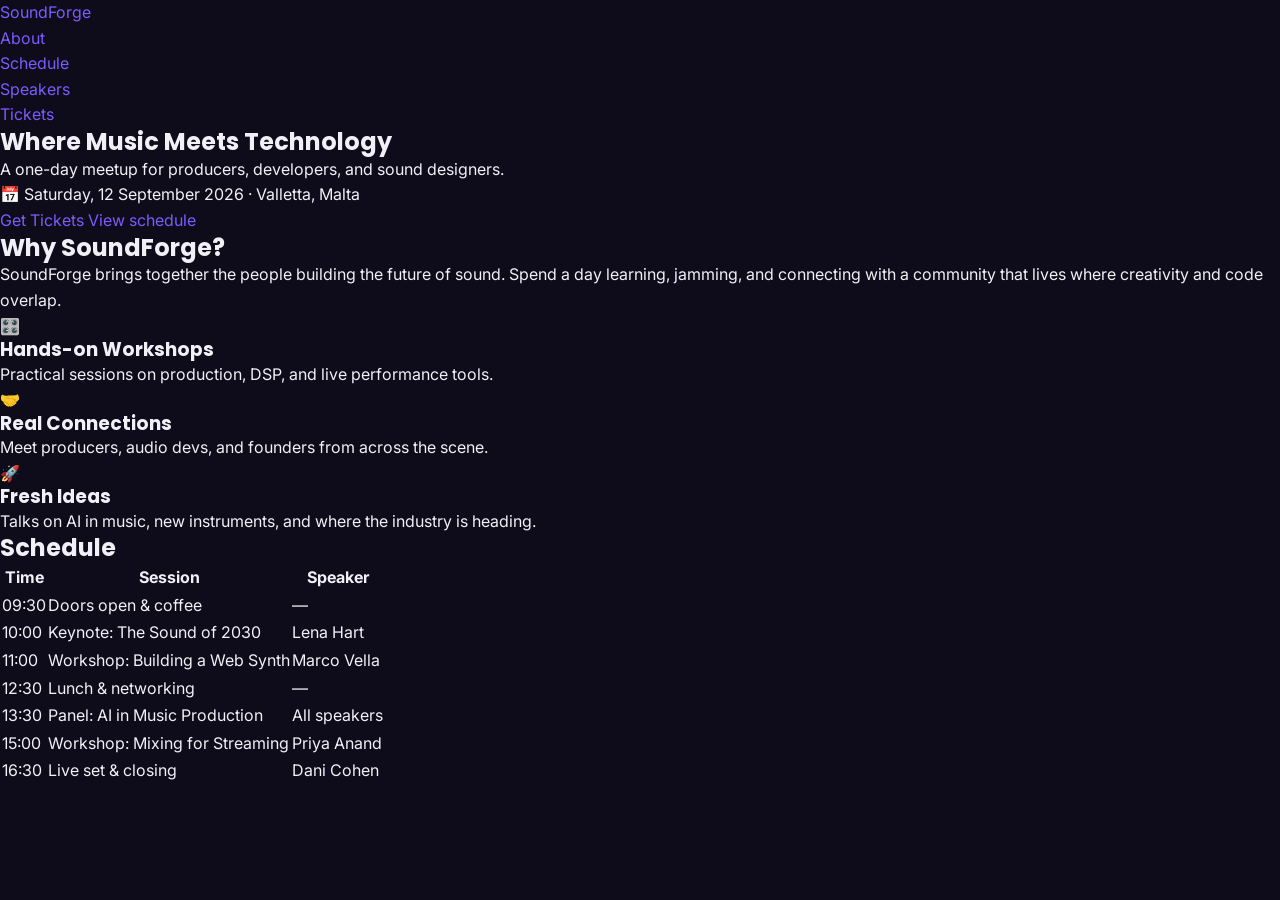
<file: Add schedule table/index.html>
<!DOCTYPE html>
<html lang="en">
<head>
  <meta charset="UTF-8" />
  <meta name="viewport" content="width=device-width, initial-scale=1.0" />
  <title>SoundForge — Where Music Meets Technology</title>

  <!-- Fonts (already wired up for you — keep these) -->
  <link rel="preconnect" href="https://fonts.googleapis.com" />
  <link rel="preconnect" href="https://fonts.gstatic.com" crossorigin />
  <link
    href="https://fonts.googleapis.com/css2?family=Inter:wght@400;500;600&family=Poppins:wght@600;700&display=swap"
    rel="stylesheet"
  />

  <link rel="stylesheet" href="css/styles.css" />
</head>
<body>
  <!--
    ============================================================
    YOUR TASK
    ------------------------------------------------------------
    Build the 6 sections described in DESIGN-SPEC.md, in order:
      1. Header / nav      4. Schedule
      2. Hero              5. Speakers
      3. About             6. Tickets (CTA) + Footer

    - Use semantic tags: <header> <nav> <section> <footer> etc.
    - Use the content EXACTLY as given in DESIGN-SPEC.md.
    - Style with the CSS variables already defined in css/styles.css.
    - Make it responsive at 375 / 768 / 1280 px.
    - Remove these TODO comments before you submit.
    ============================================================
  -->

  <!-- TODO: 1. HEADER / NAV -->
  <header class="site-header">
    <div class="nav-container">
      <a href="#top" class="logo">Sound<span class="logo-accent">Forge</span></a>
      <nav>
        <ul class="nav-links">
          <li><a href="#about">About</a></li>
          <li><a href="#schedule">Schedule</a></li>
          <li><a href="#speakers">Speakers</a></li>
          <li><a href="#tickets">Tickets</a></li>
        </ul>
      </nav>
    </div>
  </header>

  <main>
    <!-- TODO: 2. HERO -->
    <section class="hero" id="top">
      <div class="hero-content">
        <h1 class="hero-headline">Where Music Meets Technology</h1>
        <p class="hero-tagline">A one-day meetup for producers, developers, and sound designers.</p>
        <p class="hero-meta">📅 Saturday, 12 September 2026 · Valletta, Malta</p>
        <div class="hero-actions">
          <a href="#tickets" class="button button-primary">Get Tickets</a>
          <a href="#schedule" class="link-secondary">View schedule</a>
        </div>
      </div>
    </section>

    <!-- TODO: 3. ABOUT (heading "Why SoundForge?" + 3 feature cards) -->
    <section class="about" id="about">
      <div class="section-container">
        <h2 class="section-heading">Why SoundForge?</h2>
        <p class="section-intro">
          SoundForge brings together the people building the future of sound. Spend
          a day learning, jamming, and connecting with a community that lives where
          creativity and code overlap.
        </p>

        <div class="feature-cards">
          <div class="card">
            <div class="card-icon">🎛️</div>
            <h3 class="card-heading">Hands-on Workshops</h3>
            <p class="card-text">Practical sessions on production, DSP, and live performance tools.</p>
          </div>

          <div class="card">
            <div class="card-icon">🤝</div>
            <h3 class="card-heading">Real Connections</h3>
            <p class="card-text">Meet producers, audio devs, and founders from across the scene.</p>
          </div>

          <div class="card">
            <div class="card-icon">🚀</div>
            <h3 class="card-heading">Fresh Ideas</h3>
            <p class="card-text">Talks on AI in music, new instruments, and where the industry is heading.</p>
          </div>
        </div>
      </div>
    </section>

    <!-- TODO: 4. SCHEDULE (agenda list or table) -->
    <section class="schedule" id="schedule">
      <div class="section-container">
        <h2 class="section-heading">Schedule</h2>

        <table class="schedule-table">
          <thead>
            <tr>
              <th>Time</th>
              <th>Session</th>
              <th>Speaker</th>
            </tr>
          </thead>
          <tbody>
            <tr>
              <td>09:30</td>
              <td>Doors open &amp; coffee</td>
              <td>—</td>
            </tr>
            <tr>
              <td>10:00</td>
              <td>Keynote: The Sound of 2030</td>
              <td>Lena Hart</td>
            </tr>
            <tr>
              <td>11:00</td>
              <td>Workshop: Building a Web Synth</td>
              <td>Marco Vella</td>
            </tr>
            <tr>
              <td>12:30</td>
              <td>Lunch &amp; networking</td>
              <td>—</td>
            </tr>
            <tr>
              <td>13:30</td>
              <td>Panel: AI in Music Production</td>
              <td>All speakers</td>
            </tr>
            <tr>
              <td>15:00</td>
              <td>Workshop: Mixing for Streaming</td>
              <td>Priya Anand</td>
            </tr>
            <tr>
              <td>16:30</td>
              <td>Live set &amp; closing</td>
              <td>Dani Cohen</td>
            </tr>
          </tbody>
        </table>
      </div>
    </section>

    <!-- TODO: 5. SPEAKERS (4 cards) -->
    <section class="speakers" id="speakers">
    </section>

    <!-- TODO: 6a. TICKETS / CTA -->
    <section class="tickets" id="tickets">
    </section>
  </main>

  <!-- TODO: 6b. FOOTER -->
  <footer class="site-footer">
  </footer>

  <!-- Optional: tiny vanilla JS only if you add a mobile menu toggle.
       Delete this if you don't use it. -->
  <!-- <script src="js/main.js"></script> -->
</body>
</html>
</file>
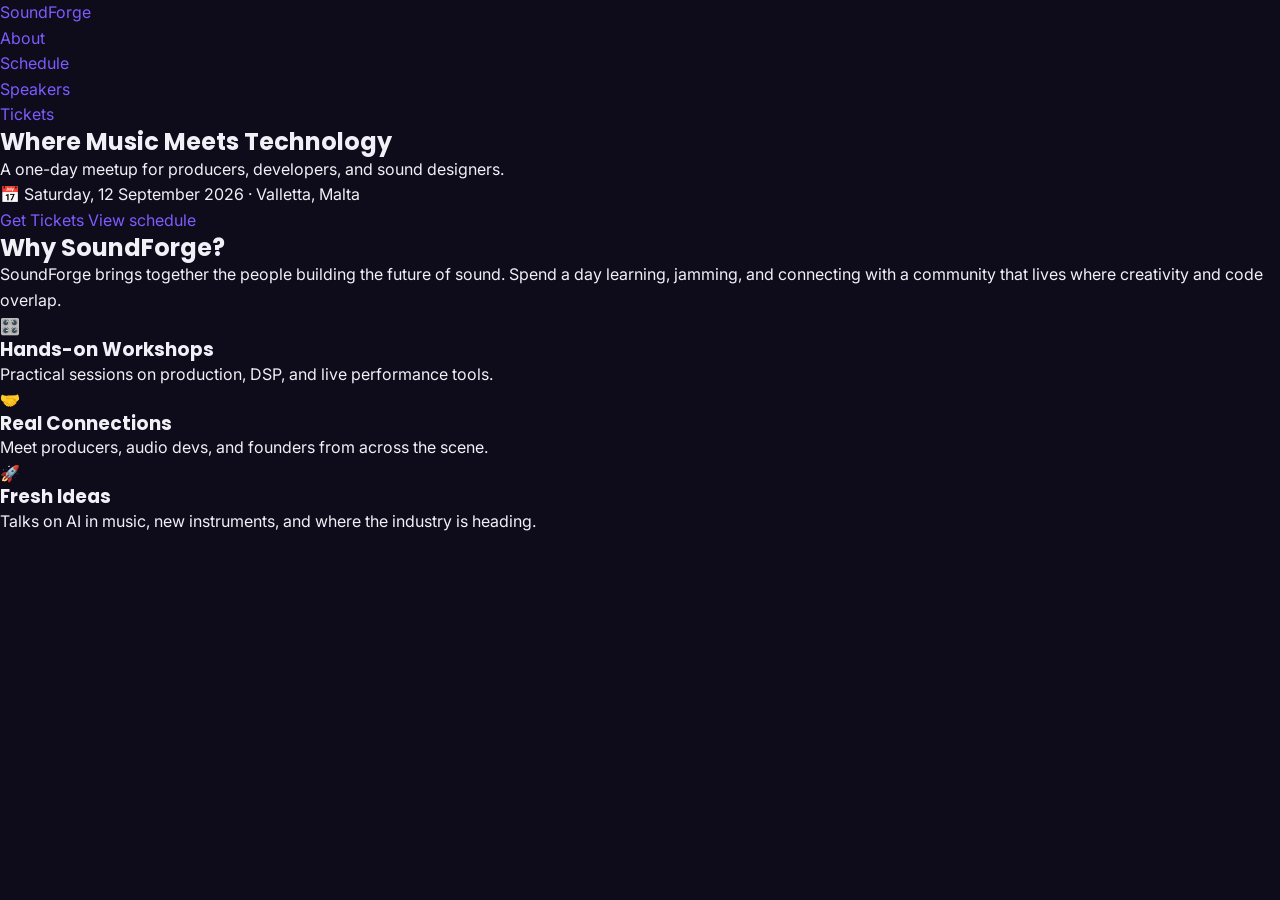
<file: starter/index.html>
<!DOCTYPE html>
<html lang="en">
<head>
  <meta charset="UTF-8" />
  <meta name="viewport" content="width=device-width, initial-scale=1.0" />
  <title>SoundForge — Where Music Meets Technology</title>

  <!-- Fonts (already wired up for you — keep these) -->
  <link rel="preconnect" href="https://fonts.googleapis.com" />
  <link rel="preconnect" href="https://fonts.gstatic.com" crossorigin />
  <link
    href="https://fonts.googleapis.com/css2?family=Inter:wght@400;500;600&family=Poppins:wght@600;700&display=swap"
    rel="stylesheet"
  />

  <link rel="stylesheet" href="css/styles.css" />
</head>
<body>
  <!--
    ============================================================
    YOUR TASK
    ------------------------------------------------------------
    Build the 6 sections described in DESIGN-SPEC.md, in order:
      1. Header / nav      4. Schedule
      2. Hero              5. Speakers
      3. About             6. Tickets (CTA) + Footer

    - Use semantic tags: <header> <nav> <section> <footer> etc.
    - Use the content EXACTLY as given in DESIGN-SPEC.md.
    - Style with the CSS variables already defined in css/styles.css.
    - Make it responsive at 375 / 768 / 1280 px.
    - Remove these TODO comments before you submit.
    ============================================================
  -->

  <!-- TODO: 1. HEADER / NAV -->
  <header class="site-header">
    <div class="nav-container">
      <a href="#top" class="logo">Sound<span class="logo-accent">Forge</span></a>
      <nav>
        <ul class="nav-links">
          <li><a href="#about">About</a></li>
          <li><a href="#schedule">Schedule</a></li>
          <li><a href="#speakers">Speakers</a></li>
          <li><a href="#tickets">Tickets</a></li>
        </ul>
      </nav>
    </div>
  </header>

  <main>
    <!-- TODO: 2. HERO -->
    <section class="hero" id="top">
      <div class="hero-content">
        <h1 class="hero-headline">Where Music Meets Technology</h1>
        <p class="hero-tagline">A one-day meetup for producers, developers, and sound designers.</p>
        <p class="hero-meta">📅 Saturday, 12 September 2026 · Valletta, Malta</p>
        <div class="hero-actions">
          <a href="#tickets" class="button button-primary">Get Tickets</a>
          <a href="#schedule" class="link-secondary">View schedule</a>
        </div>
      </div>
    </section>

    <!-- TODO: 3. ABOUT (heading "Why SoundForge?" + 3 feature cards) -->
    <section class="about" id="about">
      <div class="section-container">
        <h2 class="section-heading">Why SoundForge?</h2>
        <p class="section-intro">
          SoundForge brings together the people building the future of sound. Spend
          a day learning, jamming, and connecting with a community that lives where
          creativity and code overlap.
        </p>

        <div class="feature-cards">
          <div class="card">
            <div class="card-icon">🎛️</div>
            <h3 class="card-heading">Hands-on Workshops</h3>
            <p class="card-text">Practical sessions on production, DSP, and live performance tools.</p>
          </div>

          <div class="card">
            <div class="card-icon">🤝</div>
            <h3 class="card-heading">Real Connections</h3>
            <p class="card-text">Meet producers, audio devs, and founders from across the scene.</p>
          </div>

          <div class="card">
            <div class="card-icon">🚀</div>
            <h3 class="card-heading">Fresh Ideas</h3>
            <p class="card-text">Talks on AI in music, new instruments, and where the industry is heading.</p>
          </div>
        </div>
      </div>
    </section>

    <!-- TODO: 4. SCHEDULE (agenda list or table) -->
    <section class="schedule" id="schedule">
    </section>

    <!-- TODO: 5. SPEAKERS (4 cards) -->
    <section class="speakers" id="speakers">
    </section>

    <!-- TODO: 6a. TICKETS / CTA -->
    <section class="tickets" id="tickets">
    </section>
  </main>

  <!-- TODO: 6b. FOOTER -->
  <footer class="site-footer">
  </footer>

  <!-- Optional: tiny vanilla JS only if you add a mobile menu toggle.
       Delete this if you don't use it. -->
  <!-- <script src="js/main.js"></script> -->
</body>
</html>
</file>
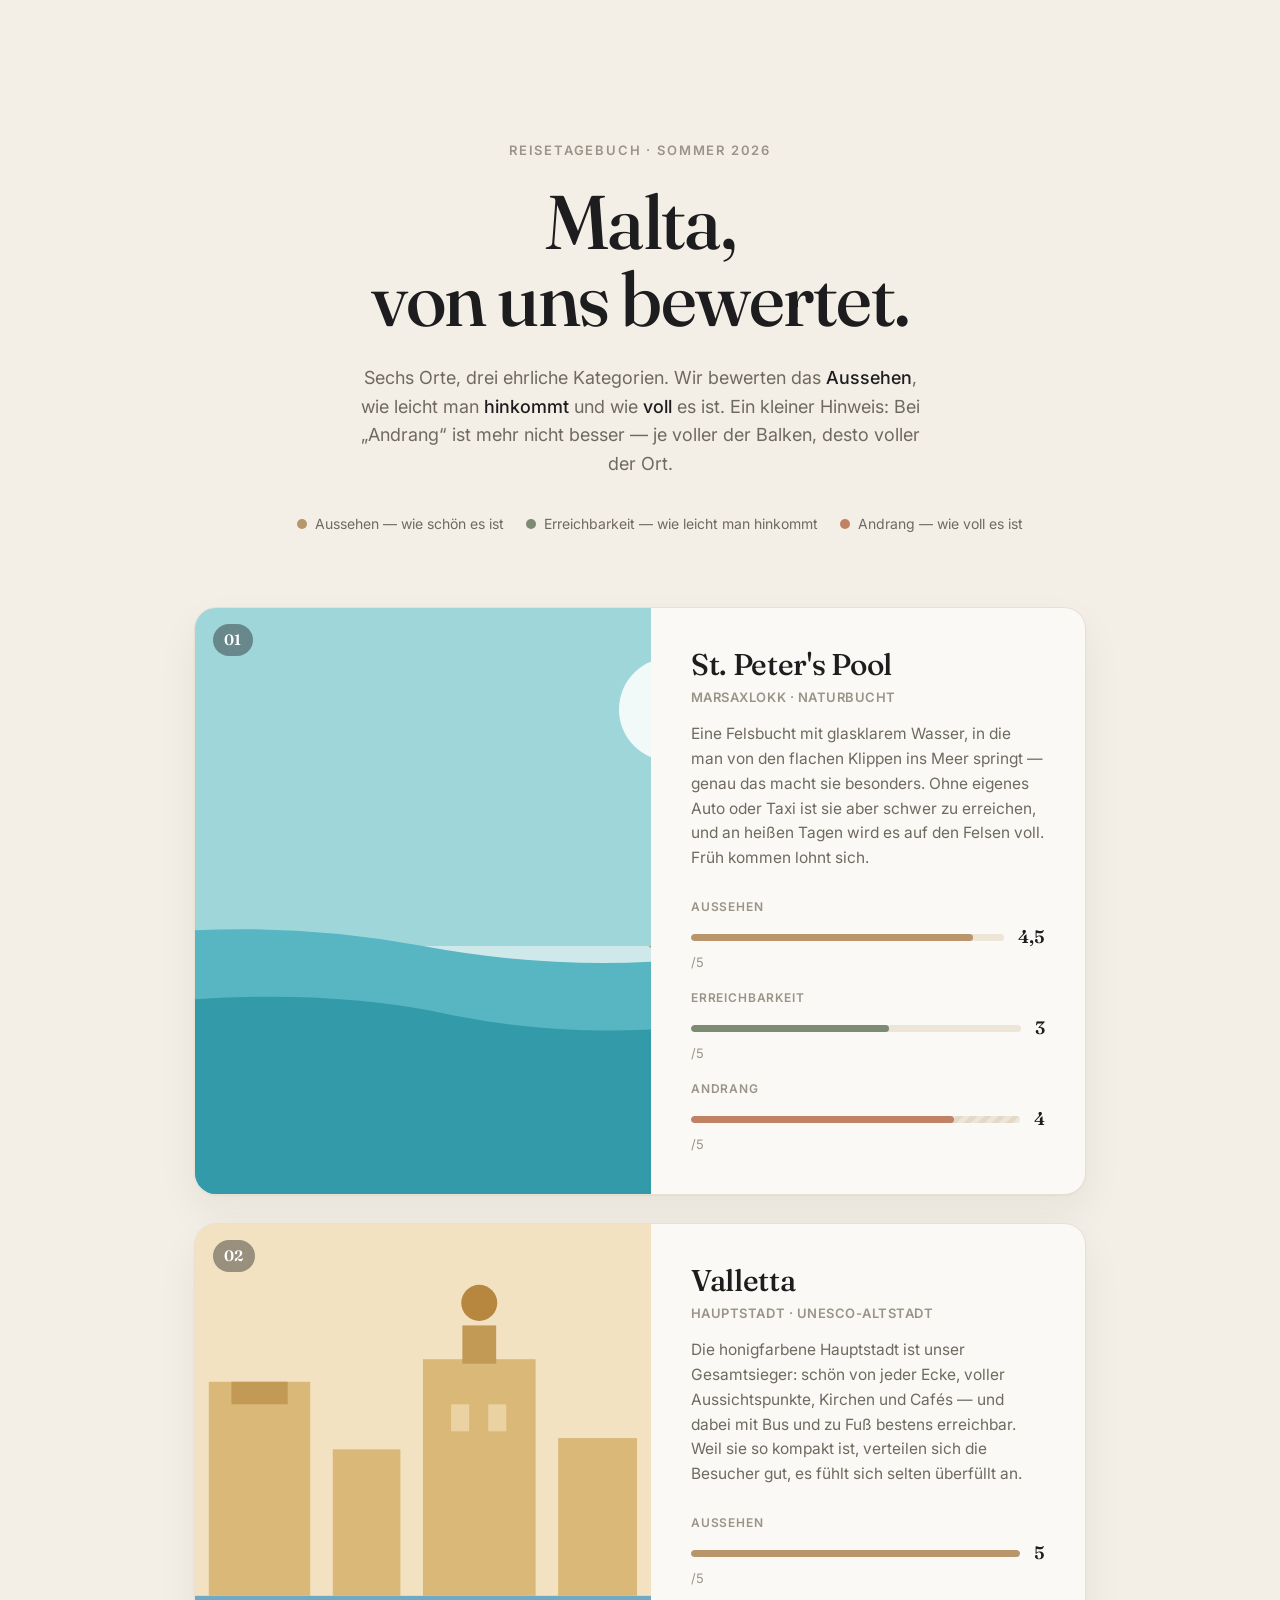
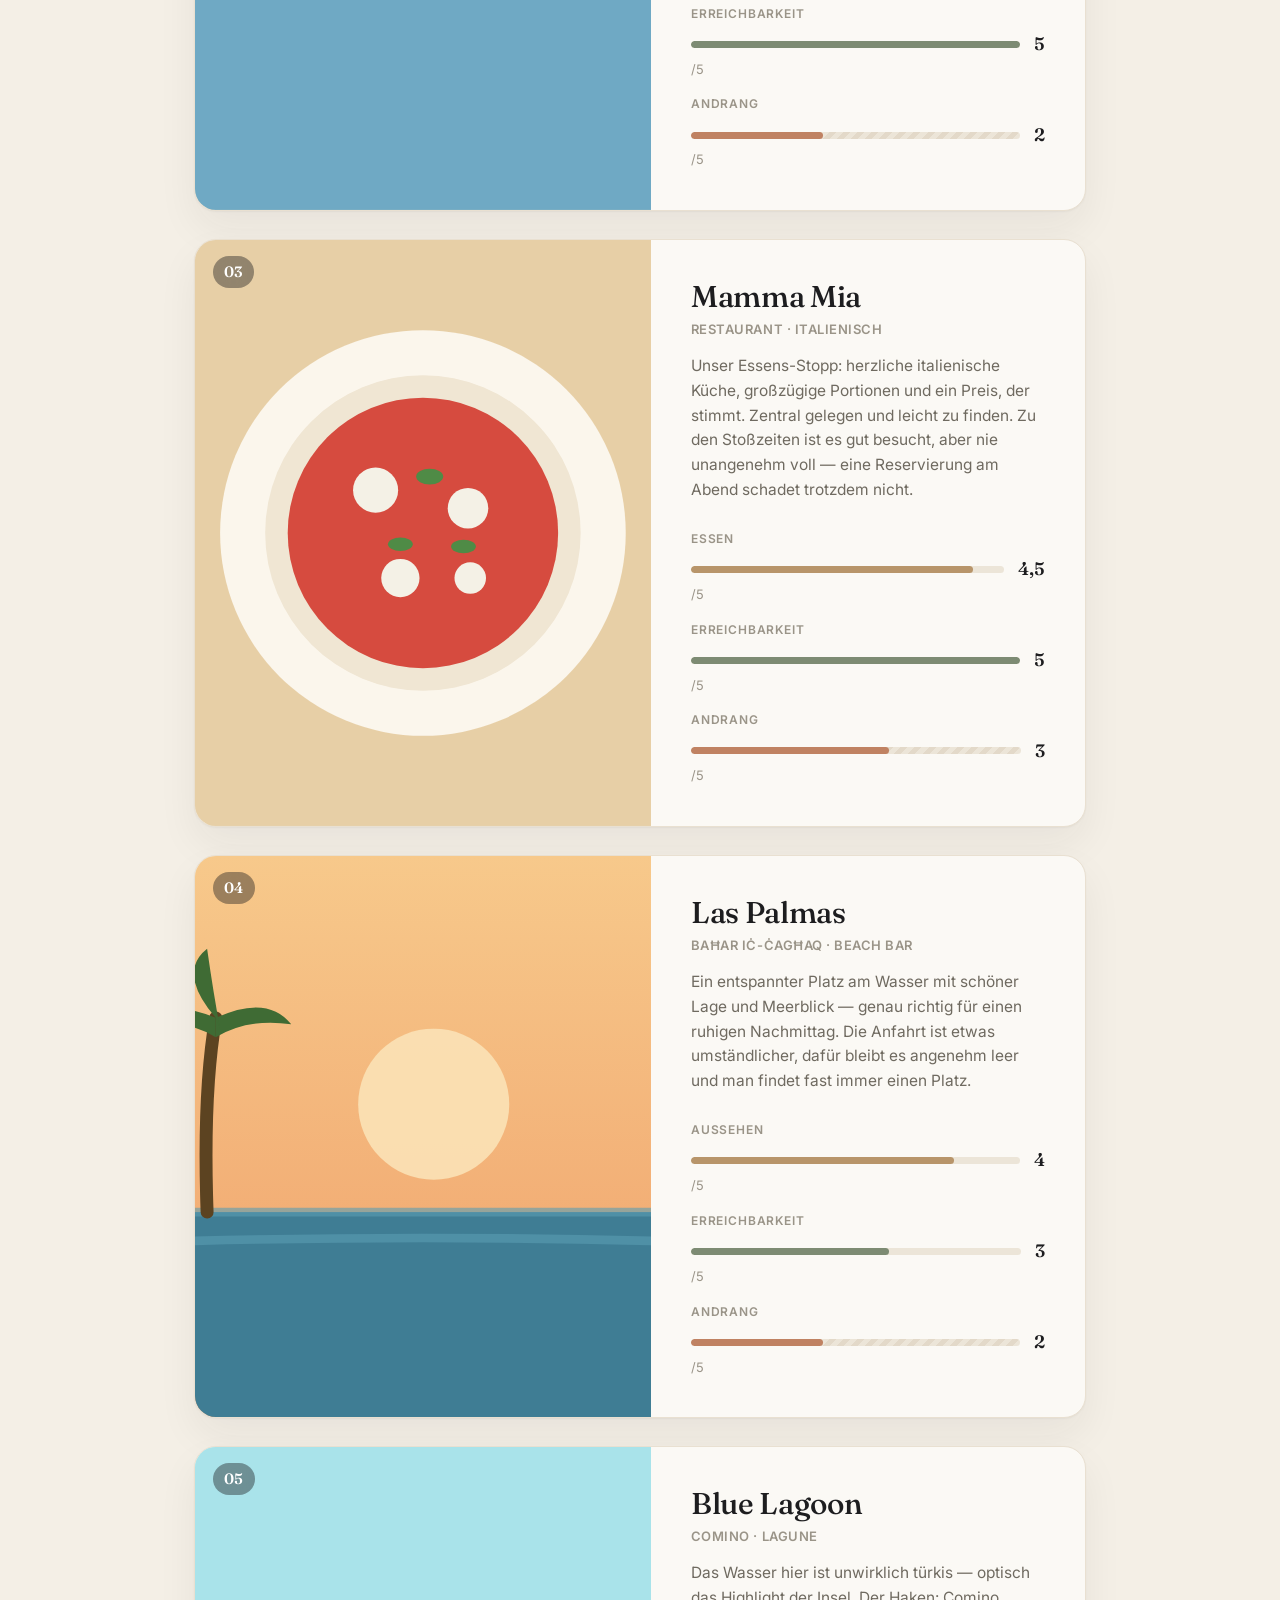
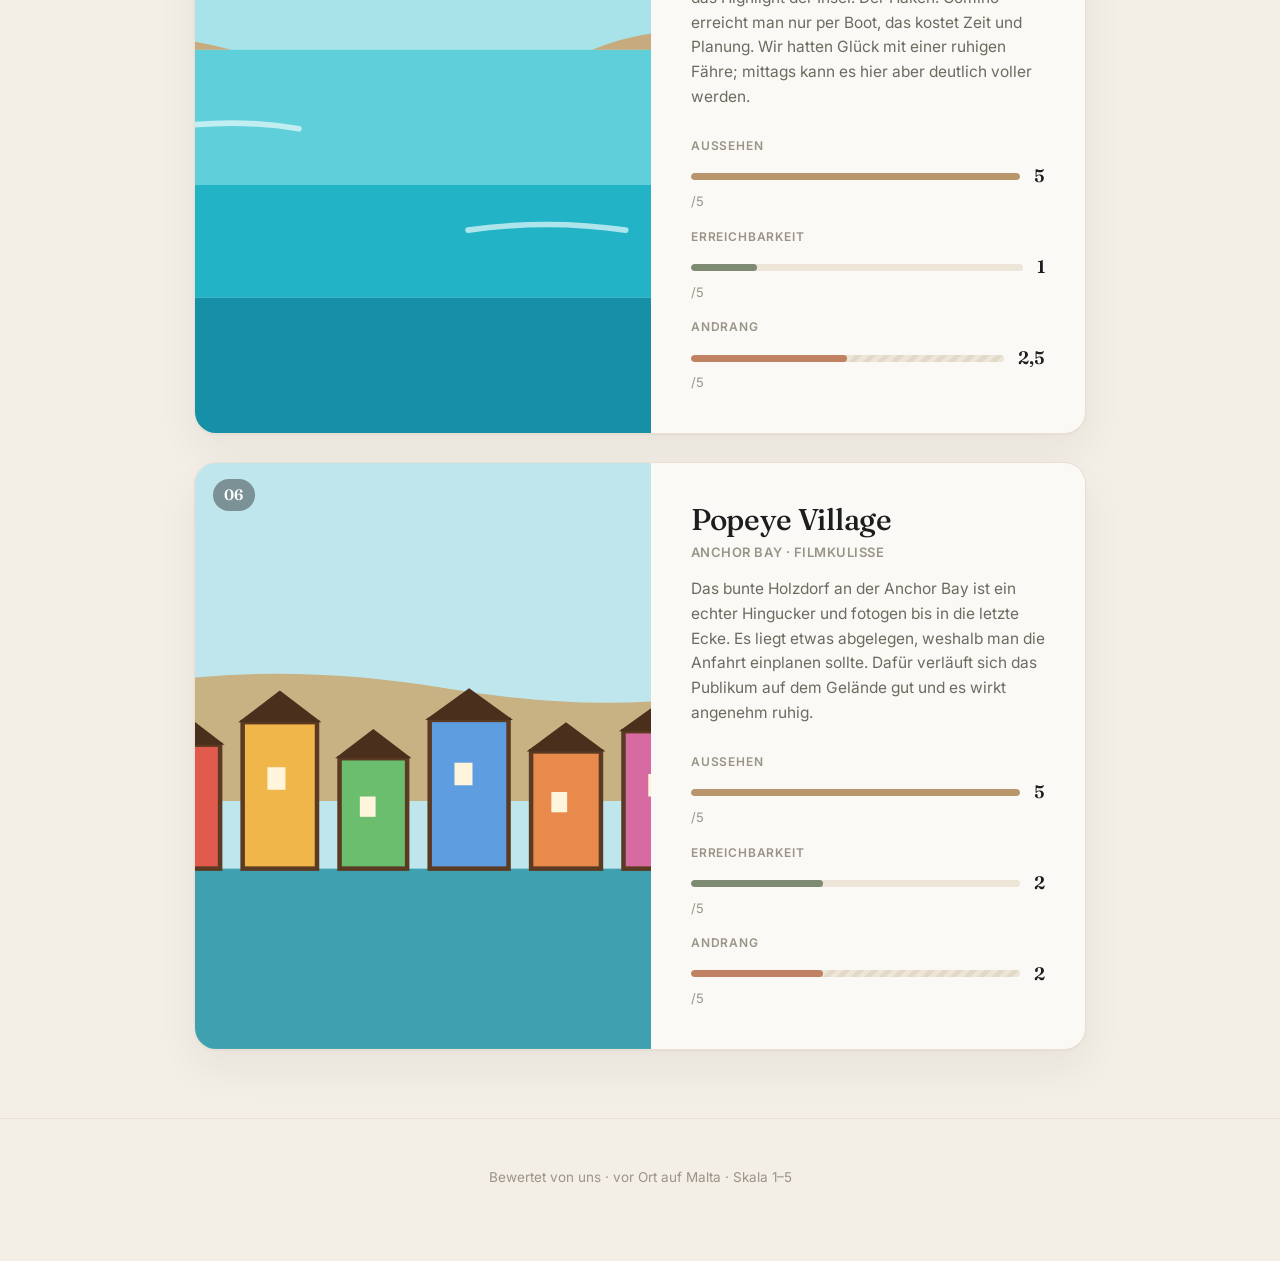
<file: WebsiteRanking.1/index (1).html>
<!DOCTYPE html>
<html lang="de">
<head>
  <meta charset="UTF-8" />
  <meta name="viewport" content="width=device-width, initial-scale=1.0" />
  <title>Malta — Unsere Spots</title>

  <link rel="preconnect" href="https://fonts.googleapis.com" />
  <link rel="preconnect" href="https://fonts.gstatic.com" crossorigin />
  <link href="https://fonts.googleapis.com/css2?family=Fraunces:opsz,wght@9..144,400;9..144,500;9..144,600&family=Inter:wght@400;500;600&display=swap" rel="stylesheet" />

  <link rel="stylesheet" href="css/styles.css" />
</head>
<body>

  <header class="masthead">
    <div class="wrap">
      <p class="eyebrow">Reisetagebuch · Sommer 2026</p>
      <h1>Malta,<br />von uns bewertet.</h1>
      <p class="lede">
        Sechs Orte, drei ehrliche Kategorien. Wir bewerten das
        <em>Aussehen</em>, wie leicht man <em>hinkommt</em> und wie
        <em>voll</em> es ist. Ein kleiner Hinweis: Bei „Andrang“ ist
        mehr nicht besser — je voller der Balken, desto voller der Ort.
      </p>

      <ul class="legend" aria-label="Was die drei Kategorien bedeuten">
        <li><span class="dot dot--look"></span> Aussehen — wie schön es ist</li>
        <li><span class="dot dot--reach"></span> Erreichbarkeit — wie leicht man hinkommt</li>
        <li><span class="dot dot--crowd"></span> Andrang — wie voll es ist</li>
      </ul>
    </div>
  </header>

  <main class="wrap">

    <!-- 01 St. Peter's Pool -->
    <article class="spot">
      <div class="spot__media">
        <svg class="ph" viewBox="0 0 640 520" role="img" aria-label="Illustration einer türkisen Felsbucht" preserveAspectRatio="xMidYMid slice">
          <rect width="640" height="520" fill="#cfe9ea"/>
          <rect width="640" height="300" fill="#9fd6da"/>
          <path d="M0 300 Q160 270 320 300 T640 300 V520 H0 Z" fill="#57b6c2"/>
          <path d="M0 360 Q200 330 340 360 T640 360 V520 H0 Z" fill="#2f97a6" opacity=".9"/>
          <path d="M420 300 L520 300 L600 360 L640 340 V300 H420 Z" fill="#b89a72"/>
          <path d="M0 300 L90 300 L40 360 L0 350 Z" fill="#a98a63"/>
          <circle cx="540" cy="90" r="46" fill="#fff" opacity=".85"/>
        </svg>
        <span class="spot__index">01</span>
      </div>
      <div class="spot__body">
        <div class="spot__head">
          <h2>St. Peter's Pool</h2>
          <p class="spot__place">Marsaxlokk · Naturbucht</p>
        </div>
        <p class="spot__note">
          Eine Felsbucht mit glasklarem Wasser, in die man von den
          flachen Klippen ins Meer springt — genau das macht sie
          besonders. Ohne eigenes Auto oder Taxi ist sie aber schwer
          zu erreichen, und an heißen Tagen wird es auf den Felsen
          voll. Früh kommen lohnt sich.
        </p>
        <dl class="ratings">
          <div class="rating">
            <dt>Aussehen</dt>
            <dd>
              <span class="meter meter--look" style="--v:90%"><span></span></span>
              <b>4,5</b><i>/5</i>
            </dd>
          </div>
          <div class="rating">
            <dt>Erreichbarkeit</dt>
            <dd>
              <span class="meter meter--reach" style="--v:60%"><span></span></span>
              <b>3</b><i>/5</i>
            </dd>
          </div>
          <div class="rating rating--crowd">
            <dt>Andrang</dt>
            <dd>
              <span class="meter meter--crowd" style="--v:80%"><span></span></span>
              <b>4</b><i>/5</i>
            </dd>
          </div>
        </dl>
      </div>
    </article>

    <!-- 02 Valletta -->
    <article class="spot">
      <div class="spot__media">
        <svg class="ph" viewBox="0 0 640 520" role="img" aria-label="Illustration einer honigfarbenen Stadtsilhouette" preserveAspectRatio="xMidYMid slice">
          <rect width="640" height="520" fill="#f3e2c2"/>
          <rect y="330" width="640" height="190" fill="#6fa9c4"/>
          <g fill="#d9b878">
            <rect x="40" y="180" width="70" height="150"/>
            <rect x="130" y="140" width="90" height="190"/>
            <rect x="240" y="200" width="60" height="130"/>
            <rect x="320" y="120" width="100" height="210"/>
            <rect x="440" y="190" width="70" height="140"/>
            <rect x="530" y="150" width="80" height="180"/>
          </g>
          <g fill="#c39a55">
            <rect x="150" y="140" width="50" height="20"/>
            <rect x="355" y="90" width="30" height="34"/>
          </g>
          <circle cx="370" cy="70" r="16" fill="#b7863f"/>
          <g fill="#efd9ad" opacity=".8">
            <rect x="60" y="210" width="14" height="20"/><rect x="86" y="210" width="14" height="20"/>
            <rect x="345" y="160" width="16" height="24"/><rect x="378" y="160" width="16" height="24"/>
          </g>
        </svg>
        <span class="spot__index">02</span>
      </div>
      <div class="spot__body">
        <div class="spot__head">
          <h2>Valletta</h2>
          <p class="spot__place">Hauptstadt · UNESCO-Altstadt</p>
        </div>
        <p class="spot__note">
          Die honigfarbene Hauptstadt ist unser Gesamtsieger: schön
          von jeder Ecke, voller Aussichtspunkte, Kirchen und Cafés —
          und dabei mit Bus und zu Fuß bestens erreichbar. Weil sie so
          kompakt ist, verteilen sich die Besucher gut, es fühlt sich
          selten überfüllt an.
        </p>
        <dl class="ratings">
          <div class="rating">
            <dt>Aussehen</dt>
            <dd><span class="meter meter--look" style="--v:100%"><span></span></span><b>5</b><i>/5</i></dd>
          </div>
          <div class="rating">
            <dt>Erreichbarkeit</dt>
            <dd><span class="meter meter--reach" style="--v:100%"><span></span></span><b>5</b><i>/5</i></dd>
          </div>
          <div class="rating rating--crowd">
            <dt>Andrang</dt>
            <dd><span class="meter meter--crowd" style="--v:40%"><span></span></span><b>2</b><i>/5</i></dd>
          </div>
        </dl>
      </div>
    </article>

    <!-- 03 Mamma Mia -->
    <article class="spot">
      <div class="spot__media">
        <svg class="ph" viewBox="0 0 640 520" role="img" aria-label="Illustration eines gedeckten Tellers" preserveAspectRatio="xMidYMid slice">
          <rect width="640" height="520" fill="#e7cfa6"/>
          <circle cx="320" cy="260" r="180" fill="#fbf6ec"/>
          <circle cx="320" cy="260" r="140" fill="#f0e6d3"/>
          <circle cx="320" cy="260" r="120" fill="#d64b3f"/>
          <g fill="#f4f1e6">
            <circle cx="278" cy="222" r="20"/><circle cx="360" cy="238" r="18"/>
            <circle cx="300" cy="300" r="17"/><circle cx="362" cy="300" r="14"/>
          </g>
          <g fill="#4f8b46">
            <ellipse cx="326" cy="210" rx="12" ry="7"/><ellipse cx="300" cy="270" rx="11" ry="6"/>
            <ellipse cx="356" cy="272" rx="11" ry="6"/>
          </g>
        </svg>
        <span class="spot__index">03</span>
      </div>
      <div class="spot__body">
        <div class="spot__head">
          <h2>Mamma Mia</h2>
          <p class="spot__place">Restaurant · Italienisch</p>
        </div>
        <p class="spot__note">
          Unser Essens-Stopp: herzliche italienische Küche, großzügige
          Portionen und ein Preis, der stimmt. Zentral gelegen und
          leicht zu finden. Zu den Stoßzeiten ist es gut besucht, aber
          nie unangenehm voll — eine Reservierung am Abend schadet
          trotzdem nicht.
        </p>
        <dl class="ratings">
          <div class="rating">
            <dt>Essen</dt>
            <dd><span class="meter meter--look" style="--v:90%"><span></span></span><b>4,5</b><i>/5</i></dd>
          </div>
          <div class="rating">
            <dt>Erreichbarkeit</dt>
            <dd><span class="meter meter--reach" style="--v:100%"><span></span></span><b>5</b><i>/5</i></dd>
          </div>
          <div class="rating rating--crowd">
            <dt>Andrang</dt>
            <dd><span class="meter meter--crowd" style="--v:60%"><span></span></span><b>3</b><i>/5</i></dd>
          </div>
        </dl>
      </div>
    </article>

    <!-- 04 Las Palmas -->
    <article class="spot">
      <div class="spot__media">
        <svg class="ph" viewBox="0 0 640 520" role="img" aria-label="Illustration einer Küste bei Sonnenuntergang mit Palme" preserveAspectRatio="xMidYMid slice">
          <defs>
            <linearGradient id="sky4" x1="0" y1="0" x2="0" y2="1">
              <stop offset="0" stop-color="#f7c98b"/><stop offset="1" stop-color="#f0a06a"/>
            </linearGradient>
          </defs>
          <rect width="640" height="520" fill="url(#sky4)"/>
          <circle cx="330" cy="230" r="70" fill="#fbe3b6" opacity=".9"/>
          <rect y="330" width="640" height="190" fill="#3f7d94"/>
          <path d="M0 330 H640 M0 360 Q320 348 640 360" stroke="#5b9db2" stroke-width="8" fill="none" opacity=".6"/>
          <g stroke="#5c4321" stroke-width="12" fill="none" stroke-linecap="round">
            <path d="M120 330 Q116 220 128 150"/>
          </g>
          <g fill="#3f6b34">
            <path d="M128 150 Q80 130 60 158 Q100 150 128 168 Z"/>
            <path d="M128 150 Q176 128 198 156 Q158 150 128 168 Z"/>
            <path d="M128 150 Q92 108 120 86 Q126 128 132 160 Z"/>
          </g>
        </svg>
        <span class="spot__index">04</span>
      </div>
      <div class="spot__body">
        <div class="spot__head">
          <h2>Las Palmas</h2>
          <p class="spot__place">Baħar iċ-Ċagħaq · Beach Bar</p>
        </div>
        <p class="spot__note">
          Ein entspannter Platz am Wasser mit schöner Lage und
          Meerblick — genau richtig für einen ruhigen Nachmittag. Die
          Anfahrt ist etwas umständlicher, dafür bleibt es angenehm
          leer und man findet fast immer einen Platz.
        </p>
        <dl class="ratings">
          <div class="rating">
            <dt>Aussehen</dt>
            <dd><span class="meter meter--look" style="--v:80%"><span></span></span><b>4</b><i>/5</i></dd>
          </div>
          <div class="rating">
            <dt>Erreichbarkeit</dt>
            <dd><span class="meter meter--reach" style="--v:60%"><span></span></span><b>3</b><i>/5</i></dd>
          </div>
          <div class="rating rating--crowd">
            <dt>Andrang</dt>
            <dd><span class="meter meter--crowd" style="--v:40%"><span></span></span><b>2</b><i>/5</i></dd>
          </div>
        </dl>
      </div>
    </article>

    <!-- 05 Blue Lagoon -->
    <article class="spot">
      <div class="spot__media">
        <svg class="ph" viewBox="0 0 640 520" role="img" aria-label="Illustration einer leuchtend türkisen Lagune" preserveAspectRatio="xMidYMid slice">
          <rect width="640" height="520" fill="#bfeef2"/>
          <rect width="640" height="180" fill="#a9e3ea"/>
          <path d="M0 180 H640 V300 H0 Z" fill="#5fd0da"/>
          <path d="M0 300 H640 V400 H0 Z" fill="#22b4c6"/>
          <path d="M0 400 H640 V520 H0 Z" fill="#1690a6"/>
          <path d="M470 180 Q540 150 640 172 V180 Z" fill="#c7ab7e"/>
          <path d="M0 180 Q70 158 150 180 Z" fill="#c7ab7e"/>
          <g stroke="#eafbfc" stroke-width="5" fill="none" opacity=".7" stroke-linecap="round">
            <path d="M90 250 Q150 240 210 250"/>
            <path d="M360 340 Q430 330 500 340"/>
          </g>
        </svg>
        <span class="spot__index">05</span>
      </div>
      <div class="spot__body">
        <div class="spot__head">
          <h2>Blue Lagoon</h2>
          <p class="spot__place">Comino · Lagune</p>
        </div>
        <p class="spot__note">
          Das Wasser hier ist unwirklich türkis — optisch das
          Highlight der Insel. Der Haken: Comino erreicht man nur per
          Boot, das kostet Zeit und Planung. Wir hatten Glück mit einer
          ruhigen Fähre; mittags kann es hier aber deutlich voller
          werden.
        </p>
        <dl class="ratings">
          <div class="rating">
            <dt>Aussehen</dt>
            <dd><span class="meter meter--look" style="--v:100%"><span></span></span><b>5</b><i>/5</i></dd>
          </div>
          <div class="rating">
            <dt>Erreichbarkeit</dt>
            <dd><span class="meter meter--reach" style="--v:20%"><span></span></span><b>1</b><i>/5</i></dd>
          </div>
          <div class="rating rating--crowd">
            <dt>Andrang</dt>
            <dd><span class="meter meter--crowd" style="--v:50%"><span></span></span><b>2,5</b><i>/5</i></dd>
          </div>
        </dl>
      </div>
    </article>

    <!-- 06 Popeye Village -->
    <article class="spot">
      <div class="spot__media">
        <svg class="ph" viewBox="0 0 640 520" role="img" aria-label="Illustration eines bunten Holzhäuser-Dorfs an einer Bucht" preserveAspectRatio="xMidYMid slice">
          <rect width="640" height="520" fill="#bfe6ec"/>
          <path d="M0 210 Q160 170 340 200 T640 190 V300 H0 Z" fill="#c8b283"/>
          <rect y="360" width="640" height="160" fill="#3fa0b0"/>
          <g stroke="#5a3a22" stroke-width="4">
            <rect x="70"  y="250" width="70" height="110" fill="#e05a4e"/>
            <rect x="160" y="230" width="66" height="130" fill="#f0b64a"/>
            <rect x="246" y="262" width="60" height="98"  fill="#6bbe6e"/>
            <rect x="326" y="228" width="70" height="132" fill="#5d9de0"/>
            <rect x="416" y="256" width="62" height="104" fill="#e88a4c"/>
            <rect x="498" y="238" width="70" height="122" fill="#d76aa0"/>
          </g>
          <g fill="#4a2f1c">
            <polygon points="66,250 105,220 144,250"/>
            <polygon points="156,230 193,202 230,230"/>
            <polygon points="242,262 276,236 310,262"/>
            <polygon points="322,228 361,200 400,228"/>
            <polygon points="412,256 447,230 482,256"/>
            <polygon points="494,238 533,210 572,238"/>
          </g>
          <g fill="#fff4dc">
            <rect x="92" y="285" width="16" height="20"/><rect x="182" y="270" width="16" height="20"/>
            <rect x="264" y="296" width="14" height="18"/><rect x="348" y="266" width="16" height="20"/>
            <rect x="434" y="292" width="14" height="18"/><rect x="520" y="276" width="16" height="20"/>
          </g>
        </svg>
        <span class="spot__index">06</span>
      </div>
      <div class="spot__body">
        <div class="spot__head">
          <h2>Popeye Village</h2>
          <p class="spot__place">Anchor Bay · Filmkulisse</p>
        </div>
        <p class="spot__note">
          Das bunte Holzdorf an der Anchor Bay ist ein echter
          Hingucker und fotogen bis in die letzte Ecke. Es liegt etwas
          abgelegen, weshalb man die Anfahrt einplanen sollte. Dafür
          verläuft sich das Publikum auf dem Gelände gut und es wirkt
          angenehm ruhig.
        </p>
        <dl class="ratings">
          <div class="rating">
            <dt>Aussehen</dt>
            <dd><span class="meter meter--look" style="--v:100%"><span></span></span><b>5</b><i>/5</i></dd>
          </div>
          <div class="rating">
            <dt>Erreichbarkeit</dt>
            <dd><span class="meter meter--reach" style="--v:40%"><span></span></span><b>2</b><i>/5</i></dd>
          </div>
          <div class="rating rating--crowd">
            <dt>Andrang</dt>
            <dd><span class="meter meter--crowd" style="--v:40%"><span></span></span><b>2</b><i>/5</i></dd>
          </div>
        </dl>
      </div>
    </article>

  </main>

  <footer class="foot">
    <div class="wrap">
      <p>Bewertet von uns · vor Ort auf Malta · Skala 1–5</p>
    </div>
  </footer>

</body>
</html>
</file>
<file: Add schedule table/css/styles.css>
/* ============================================================
   SoundForge — starter stylesheet
   ------------------------------------------------------------
   The design tokens (colours, fonts, spacing) are defined for
   you below. USE THESE VARIABLES instead of hard-coding values.

   Example:
     .button { background: var(--color-primary); padding: var(--space-3); }

   The layout itself is up to you — build it to match DESIGN-SPEC.md.
   ============================================================ */

/* ---------- 1. Design tokens ---------- */
:root {
  /* Colours */
  --color-bg: #0E0B1A;
  --color-surface: #1A1530;
  --color-text: #F2F0F7;
  --color-text-muted: #A39FB8;
  --color-primary: #7C5CFF;
  --color-primary-hover: #9B80FF;
  --color-accent: #22D3A6;
  --color-border: #2C2545;

  /* Typography */
  --font-heading: "Poppins", sans-serif;
  --font-body: "Inter", sans-serif;
  --fs-hero: clamp(2.5rem, 6vw, 4rem);
  --fs-h2: 2rem;
  --fs-h3: 1.25rem;
  --fs-body: 1rem;
  --fs-small: 0.875rem;

  /* Spacing scale */
  --space-1: 4px;
  --space-2: 8px;
  --space-3: 16px;
  --space-4: 24px;
  --space-5: 40px;
  --space-6: 64px;
  --space-7: 96px;

  /* Other */
  --radius: 16px;
  --content-max: 1120px;
}

/* ---------- 2. Reset / base (done for you) ---------- */
*,
*::before,
*::after {
  box-sizing: border-box;
  margin: 0;
  padding: 0;
}

html {
  scroll-behavior: smooth;
}

body {
  font-family: var(--font-body);
  font-size: var(--fs-body);
  line-height: 1.6;
  color: var(--color-text);
  background-color: var(--color-bg);
  -webkit-font-smoothing: antialiased;
}

h1, h2, h3 {
  font-family: var(--font-heading);
  line-height: 1.2;
}

img {
  max-width: 100%;
  display: block;
}

a {
  color: var(--color-primary);
  text-decoration: none;
}

a:hover {
  color: var(--color-primary-hover);
}

ul {
  list-style: none;
}

/* A helper container you can reuse to centre + cap content width.
   (Optional — use it or build your own approach.) */
.container {
  width: 100%;
  max-width: var(--content-max);
  margin-inline: auto;
  padding-inline: var(--space-4);
}

/* ============================================================
   3. YOUR STYLES START HERE
   ------------------------------------------------------------
   Suggested order: header/nav, hero, about, schedule,
   speakers, tickets, footer — then add your @media blocks.

   Breakpoints to target (see DESIGN-SPEC.md):
     @media (min-width: 768px)  { ... }   tablet
     @media (min-width: 1120px) { ... }   desktop
   ============================================================ */

/* TODO: header / nav */

/* TODO: hero */

/* TODO: about + feature cards */

/* TODO: schedule */

/* TODO: speakers */

/* TODO: tickets / CTA */

/* TODO: footer */

/* TODO: @media queries for tablet and desktop */
</file>
<file: starter/css/styles.css>
/* ============================================================
   SoundForge — starter stylesheet
   ------------------------------------------------------------
   The design tokens (colours, fonts, spacing) are defined for
   you below. USE THESE VARIABLES instead of hard-coding values.

   Example:
     .button { background: var(--color-primary); padding: var(--space-3); }

   The layout itself is up to you — build it to match DESIGN-SPEC.md.
   ============================================================ */

/* ---------- 1. Design tokens ---------- */
:root {
  /* Colours */
  --color-bg: #0E0B1A;
  --color-surface: #1A1530;
  --color-text: #F2F0F7;
  --color-text-muted: #A39FB8;
  --color-primary: #7C5CFF;
  --color-primary-hover: #9B80FF;
  --color-accent: #22D3A6;
  --color-border: #2C2545;

  /* Typography */
  --font-heading: "Poppins", sans-serif;
  --font-body: "Inter", sans-serif;
  --fs-hero: clamp(2.5rem, 6vw, 4rem);
  --fs-h2: 2rem;
  --fs-h3: 1.25rem;
  --fs-body: 1rem;
  --fs-small: 0.875rem;

  /* Spacing scale */
  --space-1: 4px;
  --space-2: 8px;
  --space-3: 16px;
  --space-4: 24px;
  --space-5: 40px;
  --space-6: 64px;
  --space-7: 96px;

  /* Other */
  --radius: 16px;
  --content-max: 1120px;
}

/* ---------- 2. Reset / base (done for you) ---------- */
*,
*::before,
*::after {
  box-sizing: border-box;
  margin: 0;
  padding: 0;
}

html {
  scroll-behavior: smooth;
}

body {
  font-family: var(--font-body);
  font-size: var(--fs-body);
  line-height: 1.6;
  color: var(--color-text);
  background-color: var(--color-bg);
  -webkit-font-smoothing: antialiased;
}

h1, h2, h3 {
  font-family: var(--font-heading);
  line-height: 1.2;
}

img {
  max-width: 100%;
  display: block;
}

a {
  color: var(--color-primary);
  text-decoration: none;
}

a:hover {
  color: var(--color-primary-hover);
}

ul {
  list-style: none;
}

/* A helper container you can reuse to centre + cap content width.
   (Optional — use it or build your own approach.) */
.container {
  width: 100%;
  max-width: var(--content-max);
  margin-inline: auto;
  padding-inline: var(--space-4);
}

/* ============================================================
   3. YOUR STYLES START HERE
   ------------------------------------------------------------
   Suggested order: header/nav, hero, about, schedule,
   speakers, tickets, footer — then add your @media blocks.

   Breakpoints to target (see DESIGN-SPEC.md):
     @media (min-width: 768px)  { ... }   tablet
     @media (min-width: 1120px) { ... }   desktop
   ============================================================ */

/* TODO: header / nav */

/* TODO: hero */

/* TODO: about + feature cards */

/* TODO: schedule */

/* TODO: speakers */

/* TODO: tickets / CTA */

/* TODO: footer */

/* TODO: @media queries for tablet and desktop */
</file>
<file: WebsiteRanking.1/css/styles.css>
/* Malta — Unsere Spots
   Cleaner, Apple-naher Look. Primärfarben Weiß & Beige. */

:root {
  --white:      #ffffff;
  --beige:      #f4efe6;   /* Seitenhintergrund */
  --beige-deep: #e9e0d1;   /* Trennlinien, Rahmen */
  --card:       #fbf9f5;   /* Kartenflächen */
  --ink:        #1d1d1f;   /* Apple-Tinte */
  --muted:      #6f6a60;   /* Sekundärtext */
  --faint:      #9a9488;

  --look:   #b8956a;   /* warmes Beige-Braun — Aussehen */
  --reach:  #7d8b73;   /* ruhiges Salbeigrün — Erreichbarkeit */
  --crowd:  #c08262;   /* gedämpftes Terrakotta — Andrang (mehr = voller) */

  --track:  #ece5d8;   /* leere Meter-Spur */

  --radius: 22px;
  --shadow: 0 1px 2px rgba(29,29,31,.04), 0 18px 40px rgba(29,29,31,.06);
}

*, *::before, *::after { box-sizing: border-box; margin: 0; }

html { scroll-behavior: smooth; -webkit-text-size-adjust: 100%; }

body {
  font-family: "Inter", system-ui, -apple-system, "Segoe UI", sans-serif;
  line-height: 1.6;
  color: var(--ink);
  background: var(--beige);
  -webkit-font-smoothing: antialiased;
  text-rendering: optimizeLegibility;
}

img { max-width: 100%; display: block; }
a { color: inherit; }
em { font-style: normal; color: var(--ink); font-weight: 500; }

.wrap {
  width: 100%;
  max-width: 940px;
  margin-inline: auto;
  padding-inline: 24px;
}

/* ---------- Masthead ---------- */

.masthead {
  padding: clamp(72px, 12vw, 140px) 0 clamp(40px, 6vw, 72px);
  text-align: center;
}

.eyebrow {
  font-size: 13px;
  letter-spacing: .14em;
  text-transform: uppercase;
  color: var(--faint);
  font-weight: 600;
  margin-bottom: 22px;
}

.masthead h1 {
  font-family: "Fraunces", Georgia, serif;
  font-weight: 500;
  font-size: clamp(40px, 8.5vw, 76px);
  line-height: 1.02;
  letter-spacing: -.02em;
  margin-bottom: 26px;
}

.lede {
  max-width: 560px;
  margin: 0 auto 34px;
  color: var(--muted);
  font-size: clamp(16px, 2.2vw, 18px);
}

.legend {
  list-style: none;
  display: flex;
  flex-wrap: wrap;
  gap: 10px 22px;
  justify-content: center;
  font-size: 14px;
  color: var(--muted);
}
.legend li { display: inline-flex; align-items: center; gap: 8px; }

.dot { width: 10px; height: 10px; border-radius: 50%; display: inline-block; }
.dot--look  { background: var(--look); }
.dot--reach { background: var(--reach); }
.dot--crowd { background: var(--crowd); }

/* ---------- Spots ---------- */

main.wrap { padding-bottom: 40px; }

.spot {
  display: grid;
  grid-template-columns: 1.05fr 1fr;
  background: var(--card);
  border: 1px solid var(--beige-deep);
  border-radius: var(--radius);
  overflow: hidden;
  box-shadow: var(--shadow);
  margin-bottom: 28px;
}

.spot__media { position: relative; min-height: 260px; background: var(--beige-deep); }
.spot__media img,
.spot__media .ph {
  position: absolute;
  inset: 0;
  width: 100%;
  height: 100%;
  object-fit: cover;
}

.spot__index {
  position: absolute;
  top: 16px; left: 18px;
  font-family: "Fraunces", Georgia, serif;
  font-size: 15px;
  font-weight: 600;
  color: var(--white);
  background: rgba(29,29,31,.42);
  backdrop-filter: blur(8px);
  -webkit-backdrop-filter: blur(8px);
  padding: 4px 11px;
  border-radius: 100px;
  letter-spacing: .02em;
}

.spot__body {
  padding: clamp(26px, 3.4vw, 40px);
  display: flex;
  flex-direction: column;
}

.spot__head { margin-bottom: 14px; }

.spot__body h2 {
  font-family: "Fraunces", Georgia, serif;
  font-weight: 500;
  font-size: clamp(24px, 3.6vw, 30px);
  letter-spacing: -.01em;
  line-height: 1.1;
}

.spot__place {
  font-size: 13px;
  letter-spacing: .04em;
  text-transform: uppercase;
  color: var(--faint);
  font-weight: 600;
  margin-top: 6px;
}

.spot__note {
  color: var(--muted);
  font-size: 15.5px;
  margin-bottom: 26px;
}

/* ---------- Ratings ---------- */

.ratings { margin-top: auto; display: grid; gap: 15px; }

.rating dt {
  font-size: 12px;
  letter-spacing: .07em;
  text-transform: uppercase;
  color: var(--faint);
  font-weight: 600;
  margin-bottom: 7px;
}

.rating dd {
  display: grid;
  grid-template-columns: 1fr auto;
  align-items: center;
  column-gap: 14px;
}

.meter {
  height: 7px;
  border-radius: 100px;
  background: var(--track);
  overflow: hidden;
}
.meter > span {
  display: block;
  height: 100%;
  width: var(--v);
  border-radius: 100px;
}
.meter--look  > span { background: var(--look); }
.meter--reach > span { background: var(--reach); }
.meter--crowd > span { background: var(--crowd); }

/* Andrang optisch als „Warnung“ markieren: gestreifte Spur */
.rating--crowd .meter {
  background:
    repeating-linear-gradient(-45deg,
      var(--track) 0, var(--track) 5px,
      #e3d9c9 5px, #e3d9c9 10px);
}

.rating dd b {
  font-family: "Fraunces", Georgia, serif;
  font-weight: 600;
  font-size: 18px;
  color: var(--ink);
}
.rating dd i { font-style: normal; color: var(--faint); font-size: 13px; }

/* ---------- Footer ---------- */

.foot {
  padding: 48px 0 72px;
  text-align: center;
  color: var(--faint);
  font-size: 13.5px;
  border-top: 1px solid var(--beige-deep);
}

/* ---------- Responsive ---------- */

@media (max-width: 720px) {
  .spot { grid-template-columns: 1fr; }
  .spot__media { min-height: 220px; }
}

/* ---------- Zugänglichkeit ---------- */

:focus-visible {
  outline: 2px solid var(--ink);
  outline-offset: 3px;
  border-radius: 4px;
}

@media (prefers-reduced-motion: reduce) {
  html { scroll-behavior: auto; }
}
</file>
